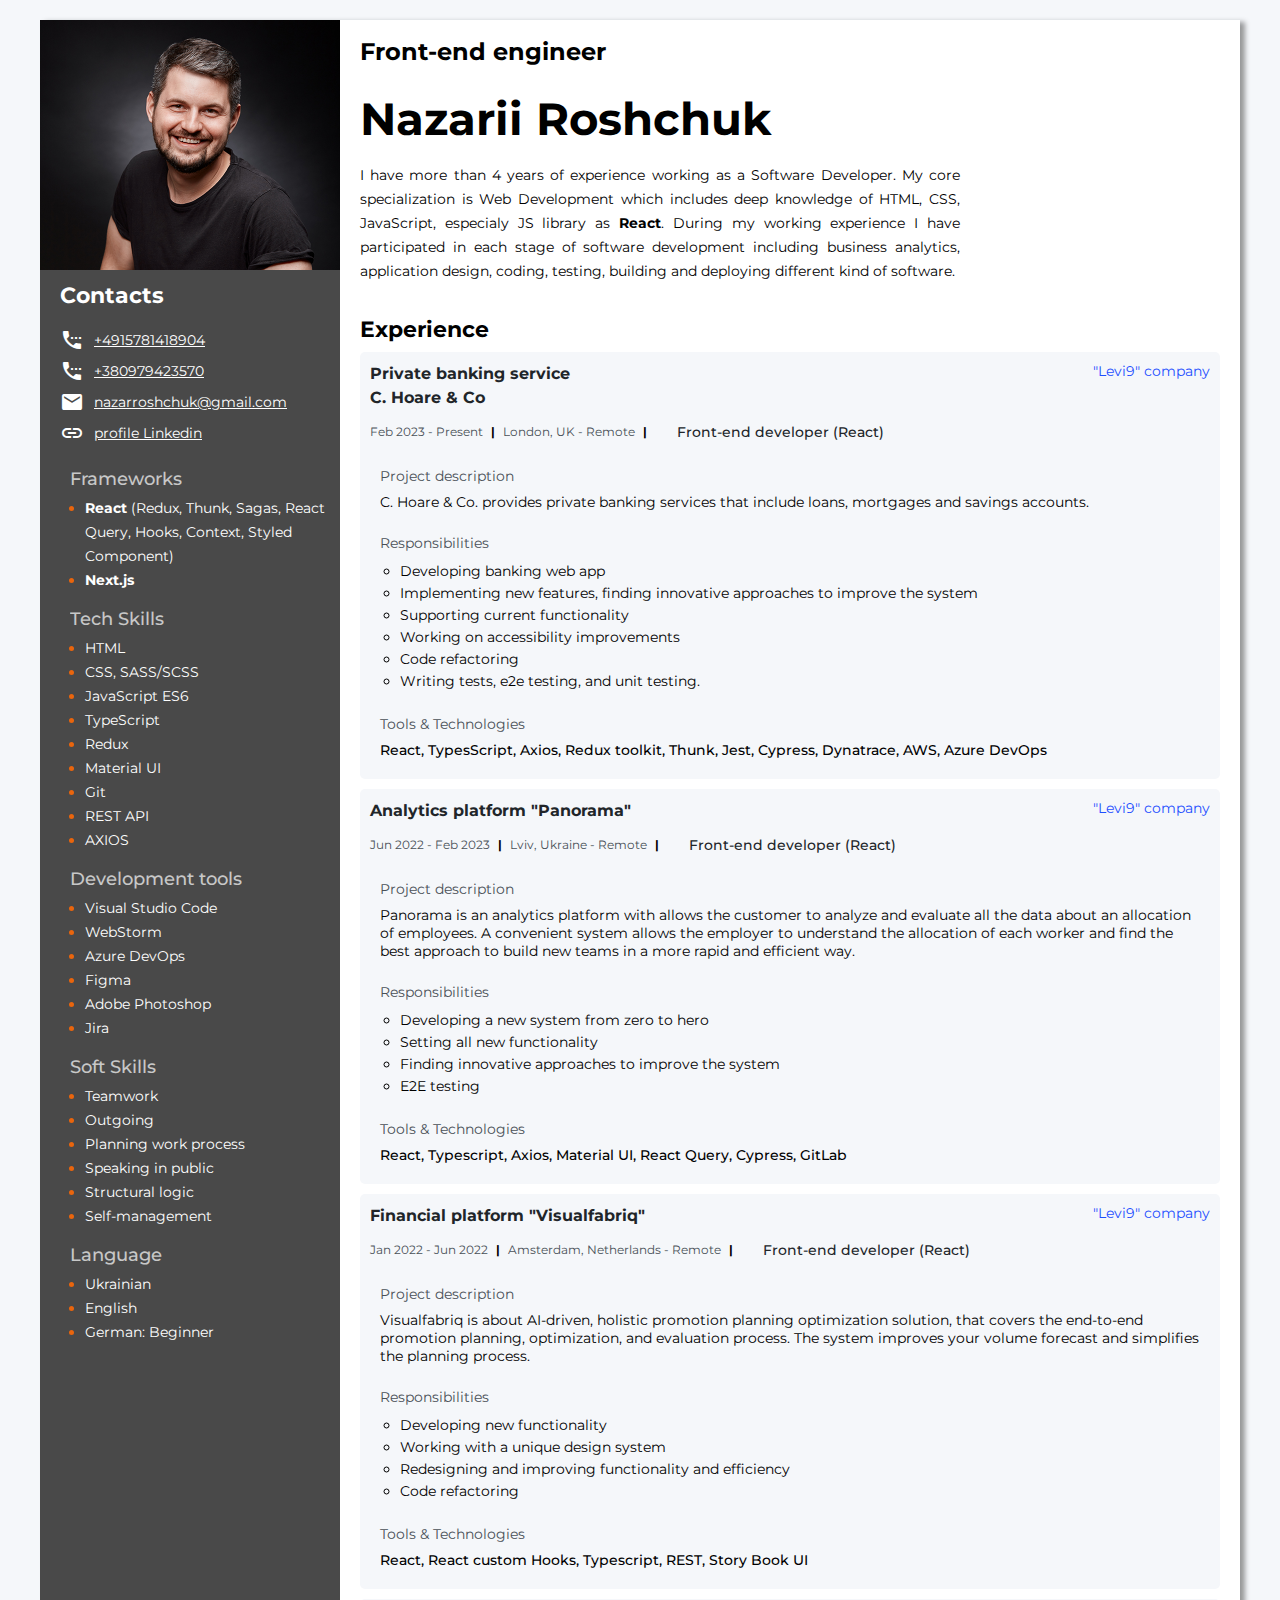
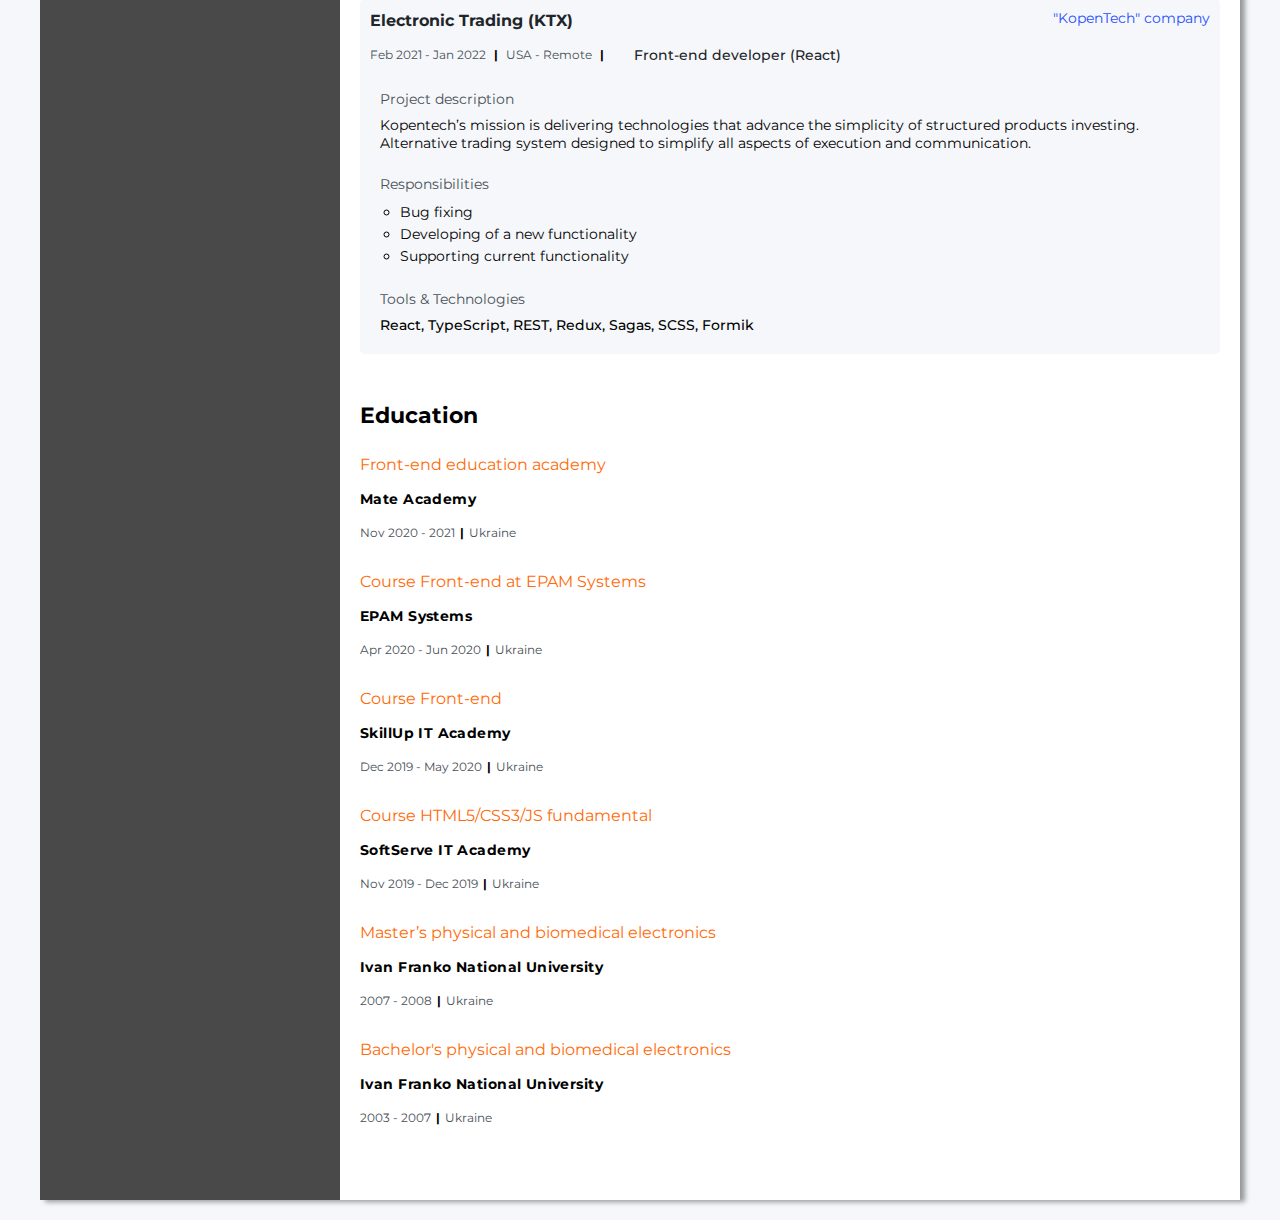
<file: index.html>
<!DOCTYPE html>
<html lang="en">

<head>
   <meta charset="UTF-8">
    <meta name="viewport" content="width=device-width, initial-scale=1.0">
    <title>Nazar_Roshchuk_CV_Front-end_developer</title>
    <link
            href="https://fonts.googleapis.com/css2?family=Montserrat:ital,wght@0,100;0,200;0,300;0,400;0,500;0,600;0,700;0,800;0,900;1,100;1,200;1,300;1,400;1,500;1,600;1,700;1,800;1,900&display=swap"
            rel="stylesheet"
    >
    <link rel="stylesheet" href="material-icons/material-icons.css">
    <link rel="stylesheet" href="style/style.css">

</head>

<body>
    <!-- main container-->
    <div class="wrapper">
        <aside class="asidebar">
            <img class="my-photo" src="img/my_avatar.jpg" alt="portrait photo">
            <!--contacts container-->
            <div class="contacts-container">
                <h3 class="contacts-title">Contacts</h3>
                <div>
                  <span class="contacts-link-name">
                    <span class="material-icons">settings_phone</span>
                  </span>
                    <a class="contact-link" href="tel:+4915781418904">
                        +4915781418904
                    </a>
                </div>
                <div>
                  <span class="contacts-link-name">
                    <span class="material-icons">settings_phone</span>
                  </span>
                    <a class="contact-link" href="tel:+380979423570">
                        +380979423570
                    </a>
                </div>
                <div>
                  <span class="contacts-link-name">
                    <span class="material-icons">markunread</span>
                  </span>
                    <a class="contact-link" href="mailto:nazarroshchul@gmail.com">
                        nazarroshchuk@gmail.com
                    </a>
                </div>
                <div>
              <span class="contacts-link-name">
                <span class="material-icons">insert_link</span>
              </span>
                    <a class="contact-link" href="https://www.linkedin.com/in/nazar-roshchuk-94701158/">profile Linkedin
                    </a>
                </div>
            </div>
            <!--Frameworks container-->
            <div class="soft-skills-container">
                <h3 class="soft-skills-title">Frameworks</h3>
                <ul>
                    <li class="soft-skills-item">
                        <span><strong>React</strong> (Redux, Thunk, Sagas, React Query, Hooks, Context, Styled Component)</span>
                    </li>
                    </li>
                </ul>
                <ul>
                    <li class="soft-skills-item">
                        <span><strong>Next.js</strong></span>
                    </li>
                    </li>
                </ul>
            </div>
            <!--Tech skills container-->
            <div class="tech-skills-container">
                <h3 class="tech-skills-title">Tech Skills</h3>
                <ul>
                    <li class="tech-skills-item">
                        <span>HTML</span>
                    </li>
                    <li class="tech-skills-item">
                        <span>CSS, SASS/SCSS</span>
                    </li>
                    <li class="tech-skills-item">
                        <span>JavaScript ES6</span>
                    </li>
                    <li class="tech-skills-item">
                        <span>TypeScript</span>
                    </li>
                    <li class="tech-skills-item">
                        <span>Redux</span>
                    </li>
                    <li class="tech-skills-item">
                        <span>Material UI</span>
                    </li>
                    <li class="tech-skills-item">
                        <span>Git</span>
                    </li>

                    <li class="tech-skills-item">
                        <span>REST API</span>
                    </li>
                    <li class="tech-skills-item">
                        <span>AXIOS</span>
                    </li>
                </ul>
            </div>
            <!--Other Programs-->
            <div class="tech-skills-container">
                <h3 class="tech-skills-title">Development tools</h3>
                <ul>
                    <li class="tech-skills-item">
                        <span>Visual Studio Code</span>
                    </li>
                    <li class="tech-skills-item">
                        <span>WebStorm</span>
                    </li>
                    <li class="tech-skills-item">
                        <span>Azure DevOps</span>
                    </li>
                    <li class="tech-skills-item">
                        <span>Figma</span>
                    </li>
                    <li class="tech-skills-item">
                        <span>Adobe Photoshop</span>
                    </li>
                    <li class="tech-skills-item">
                        <span>Jira</span>
                    </li>
                </ul>
            </div>
            <!--Soft Skills-->
            <div class="soft-skills-container">
                <h3 class="soft-skills-title">Soft Skills</h3>
                <ul>
                    <li class="soft-skills-item">
                        <span>Teamwork</span>
                    </li>
                    <li class="soft-skills-item">
                        <span>Outgoing</span>
                    </li>
                    <li class="soft-skills-item">
                        <span>Planning work process</span>
                    </li>
                    <li class="soft-skills-item">
                        <span>Speaking in public</span>
                    </li>
                    <li class="soft-skills-item">
                        <span>Structural logic</span>
                    </li>
                    <li class="soft-skills-item">
                        <span>Self-management</span>
                    </li>
                </ul>
            </div>
            <!--Language-->
            <div class="soft-skills-container">
                <h3 class="soft-skills-title">Language</h3>
                <ul>
                    <li class="soft-skills-item">
                        <span>Ukrainian</span>
                    </li>
                    <li class="soft-skills-item">
                        <span>English</span>
                    </li>
                    <li class="soft-skills-item">
                        <span>German: Beginner</span>
                    </li>
                </ul>
            </div>
        </aside>

        <!-- about me-->
        <div class="about-me-container">
            <!-- about me main info-->
            <div class="about-me-title">
                <h2 class="profession">Front-end engineer</h2>
                <h1 class="name">Nazarii Roshchuk</h1>
                <p class="description">
                    I have more than 4 years of experience working as a Software Developer.
                    My core specialization is Web Development which includes deep knowledge of HTML, CSS, JavaScript,
                    especialy JS library as <strong>React</strong>. During my working experience I have participated in each
                    stage of
                    software development including business analytics, application design, coding, testing, building and
                    deploying different kind of software.
                </p>
            </div>

            <!--work experiens-->
            <div class="work-container">
                <h3 class="work-title">Experience</h3>
                <!--company C. Hoare & Co-->
                <div class="profession-container">
                    <div class="profession-container__row">
                        <h4 class="profession-title position-title">
                            Private banking service<br>
                            C. Hoare & Co
                        </h4>
                        <div class="profession-description company">
                            "Levi9" company
                        </div>
                    </div>

                    <div class="profession-container__row flex-start">
                        <div class="profession-description">
                            <span class="profession-time">
                                Feb 2023 - Present
                                <span>|</span>
                                London, UK - Remote
                                <span>|</span>
                            </span>
                        </div>
                        <div class="profession-title project-title">
                            Front-end developer (React)
                        </div>
                    </div>

                    <div class="profession-container-item">
                        <h4 class="profession-title">
                            Project description
                        </h4>
                        <div class="profession-description">
                            C. Hoare & Co. provides private banking services that include loans,
                            mortgages and savings accounts.
                        </div>
                    </div>

                    <div class="profession-container-item">
                        <h4 class="profession-title">
                            Responsibilities
                        </h4>
                        <div class="profession-description">
                            <ul class="responsibilities-list">
                                <li>
                                    Developing banking web app
                                </li>
                                <li>
                                    Implementing new features,
                                    finding innovative approaches to improve the
                                    system
                                </li>
                                <li>
                                    Supporting current functionality
                                </li>
                                <li>
                                    Working on accessibility improvements
                                </li>
                                <li>
                                    Code refactoring
                                </li>
                                <li>
                                    Writing tests, e2e testing, and unit testing.
                                </li>
                            </ul>
                        </div>
                    </div>

                    <div class="profession-container-item">
                        <h4 class="profession-title">
                            Tools & Technologies
                        </h4>
                        <div class="profession-description tools">
                            React, TypesScript, Axios, Redux toolkit, Thunk, Jest, Cypress, Dynatrace, AWS, Azure DevOps
                        </div>
                    </div>
                </div>
                <!-- Company Panorama-->
                <div class="profession-container">
                    <div class="profession-container__row">
                        <h4 class="profession-title position-title">
                            Analytics platform "Panorama"
                        </h4>
                        <div class="profession-description company">
                            "Levi9" company
                        </div>
                    </div>

                    <div class="profession-container__row flex-start">
                        <div class="profession-description">
                            <span class="profession-time">
                                Jun 2022 - Feb 2023
                                <span>|</span>
                                Lviv, Ukraine - Remote
                                <span>|</span>
                            </span>
                        </div>
                        <div class="profession-title project-title">
                            Front-end developer (React)
                        </div>
                    </div>

                    <div class="profession-container-item">
                        <h4 class="profession-title">
                            Project description
                        </h4>
                        <div class="profession-description">
                            Panorama is an analytics platform with allows the customer to
                            analyze and evaluate all the data about an allocation of
                            employees. A convenient system allows the employer to
                            understand the allocation of each worker and find the best
                            approach to build new teams in a more rapid and efficient
                            way.
                        </div>
                    </div>

                    <div class="profession-container-item">
                        <h4 class="profession-title">
                            Responsibilities
                        </h4>
                        <div class="profession-description">
                            <ul class="responsibilities-list">
                                <li>
                                    Developing a new system from zero to hero
                                </li>
                                <li>
                                    Setting all new functionality
                                </li>
                                <li>
                                    Finding innovative approaches to improve the
                                    system
                                </li>
                                <li>
                                    E2E testing
                                </li>
                            </ul>
                        </div>
                    </div>

                    <div class="profession-container-item">
                        <h4 class="profession-title">
                            Tools & Technologies
                        </h4>
                        <div class="profession-description tools">
                            React, Typescript, Axios, Material UI, React Query, Cypress, GitLab
                        </div>
                    </div>
                </div>
                <!-- Company Visualfabriq-->
                <div class="profession-container">
                    <div class="profession-container__row">
                        <h4 class="profession-title position-title">
                            Financial platform "Visualfabriq"
                        </h4>
                        <div class="profession-description company">
                            "Levi9" company
                        </div>
                    </div>

                    <div class="profession-container__row flex-start">
                        <div class="profession-description">
                            <span class="profession-time">
                                Jan 2022 - Jun 2022
                                <span>|</span>
                                Amsterdam, Netherlands - Remote
                                <span>|</span>
                            </span>
                        </div>
                        <div class="profession-title project-title">
                            Front-end developer (React)
                        </div>
                    </div>

                    <div class="profession-container-item">
                        <h4 class="profession-title">
                            Project description
                        </h4>
                        <div class="profession-description">
                            Visualfabriq is about AI-driven, holistic promotion planning optimization
                            solution, that covers the end-to-end promotion planning, optimization,
                            and evaluation process. The system improves your volume forecast and
                            simplifies the planning process.
                        </div>
                    </div>

                    <div class="profession-container-item">
                        <h4 class="profession-title">
                            Responsibilities
                        </h4>
                        <div class="profession-description">
                            <ul class="responsibilities-list">
                                <li>
                                    Developing new functionality
                                </li>
                                <li>
                                    Working with a unique design
                                    system
                                </li>
                                <li>
                                    Redesigning and improving functionality and efficiency
                                </li>
                                <li>
                                    Code refactoring
                                </li>
                            </ul>
                        </div>
                    </div>

                    <div class="profession-container-item">
                        <h4 class="profession-title">
                            Tools & Technologies
                        </h4>
                        <div class="profession-description tools">
                            React, React custom Hooks, Typescript, REST, Story Book UI
                        </div>
                    </div>
                </div>
                <!-- Company kopentech-->
                <div class="profession-container">
                    <div class="profession-container__row">
                        <h4 class="profession-title position-title">
                            Electronic Trading (KTX)
                        </h4>
                        <div class="profession-description company">
                            "KopenTech" company
                        </div>
                    </div>

                    <div class="profession-container__row flex-start">
                        <div class="profession-description">
                            <span class="profession-time">
                                Feb 2021 - Jan 2022
                                <span>|</span>
                                USA - Remote
                                <span>|</span>
                            </span>
                        </div>
                        <div class="profession-title project-title">
                            Front-end developer (React)
                        </div>
                    </div>

                    <div class="profession-container-item">
                        <h4 class="profession-title">
                            Project description
                        </h4>
                        <div class="profession-description">
                            Kopentech’s mission is delivering technologies that advance
                            the simplicity of structured products investing. Alternative trading
                            system designed to simplify all aspects of execution and
                            communication.
                        </div>
                    </div>

                    <div class="profession-container-item">
                        <h4 class="profession-title">
                            Responsibilities
                        </h4>
                        <div class="profession-description">
                            <ul class="responsibilities-list">
                                <li>
                                    Bug fixing
                                </li>
                                <li>
                                    Developing of a new functionality
                                </li>
                                <li>
                                    Supporting current functionality
                                </li>
                            </ul>
                        </div>
                    </div>

                    <div class="profession-container-item">
                        <h4 class="profession-title">
                            Tools & Technologies
                        </h4>
                        <div class="profession-description tools">
                            React, TypeScript, REST, Redux, Sagas, SCSS, Formik
                        </div>
                    </div>
                </div>
            </div>

            <!--Education-->
            <div class="education">
                <h3 class="education-title">Education</h3>
                <div class="education-container">
                    <h4 class="education-university ">Front-end education academy</h4>
                    <p>Mate Academy</p>
                    <span class="profession-time">Nov 2020 - 2021<span>|</span>Ukraine</span>
                </div>
                <div class="education-container">
                    <h4 class="education-university ">Course Front-end at EPAM Systems</h4>
                    <p>EPAM Systems</p>
                    <span class="profession-time">Apr 2020 - Jun 2020<span>|</span>Ukraine</span>
                </div>
                <div class="education-container">
                    <h4 class="education-university ">Course Front-end</h4>
                    <p>SkillUp IT Academy</p>
                    <span class="profession-time">Dec 2019 - May 2020<span>|</span>Ukraine</span>
                </div>
                <div class="education-container">
                    <h4 class="education-university ">Course HTML5/CSS3/JS fundamental</h4>
                    <p>SoftServe IT Academy</p>
                    <span class="profession-time">Nov 2019 - Dec 2019<span>|</span>Ukraine</span>
                </div>
                <div class="education-container">
                    <h4 class="education-university ">Master’s physical and biomedical electronics</h4>
                    <p>Ivan Franko National University</p>
                    <span class="profession-time">2007 - 2008<span>|</span>Ukraine</span>
                </div>
                <div class="education-container">
                    <h4 class="education-university ">Bachelor's physical and biomedical electronics</h4>
                    <p>Ivan Franko National University </p>
                    <span class="profession-time">2003 - 2007<span>|</span>Ukraine</span>
                </div>
            </div>
        </div>
    </div>
</body>

</html>
</file>
<file: material-icons/material-icons.css>
@font-face {
  font-family: 'Material Icons';
  font-style: normal;
  font-weight: 400;
  src: url(MaterialIcons-Regular.eot); /* For IE6-8 */
  src: local('Material Icons'),
       local('MaterialIcons-Regular'),
       url(MaterialIcons-Regular.woff2) format('woff2'),
       url(MaterialIcons-Regular.woff) format('woff'),
       url(MaterialIcons-Regular.ttf) format('truetype');
}

.material-icons {
  font-family: 'Material Icons';
  font-weight: normal;
  font-style: normal;
  font-size: 24px;  /* Preferred icon size */
  display: inline-block;
  line-height: 1;
  text-transform: none;
  letter-spacing: normal;
  word-wrap: normal;
  white-space: nowrap;
  direction: ltr;

  /* Support for all WebKit browsers. */
  -webkit-font-smoothing: antialiased;
  /* Support for Safari and Chrome. */
  text-rendering: optimizeLegibility;

  /* Support for Firefox. */
  -moz-osx-font-smoothing: grayscale;

  /* Support for IE. */
  font-feature-settings: 'liga';
}
</file>
<file: style/style.css>
* {
    padding: 0;
    margin: 0;
    box-sizing: border-box;
}

body {
    background-color: #f5f7fa;
    padding: 20px;
    margin: 0;
    font-family: 'Montserrat', sans-serif;
    font-size: 14px;
}

.wrapper {
    max-width: 1200px;
    margin: 0 auto;
    background-color: #fff;
    box-shadow: 5px 2px 5px #979899;
    display: flex;
    /* flex-wrap: wrap; */
}

.asidebar {
    background-color: rgba(55, 55, 55, 0.91);
    width: 300px;
}

.asidebar .my-photo {
    width: 300px;
}

.contacts-container {
    margin: 10px 20px 0 20px;
    color: #fff;
}

.contacts-container div {
    display: flex;
    justify-content: start;
    align-content: center;
}

.contacts-title {
    font-size: 22px;
    font-weight: 700;
    line-height: 24px;
    margin-bottom: 20px;
}

.contacts-link-name {
    font-weight: 700;
    font-size: 14px;
    line-height: 24px;
    margin-right: 10px;
}

.contact-link {
    font-size: 14px;
    font-weight: 400;
    line-height: 24px;
    color: #fff;
    transition: all .5s;
}

.contact-link:hover {
    font-size: 14.5px;
    font-weight: 500;
    line-height: 24px;
    color: #fff;
}

.tech-skills-container,
.soft-skills-container {
    margin: 15px 0 0 30px;
    color: #fff;
}

.tech-skills-title,
.soft-skills-title {
    font-size: 18px;
    font-weight: 500;
    line-height: 24px;
    margin-bottom: 5px;
    opacity: .7;
}

.tech-skills-item,
.soft-skills-item {
    margin-left: 15px;
    color: #e9650d;
    font-size: 14px;
    font-weight: 400;
    line-height: 24px;
}

.tech-skills-container .tech-skills-item span,
.soft-skills-container .soft-skills-item span {
    color: #fff;
}

.tech-devskills-container {
    font-size: 16px;
}

.about-me-container {
    padding: 20px 20px 50px 20px;
}

.about-me-title h2 {
    font-size: 24px;
}

.about-me-title h4 {
    font-style: italic;
}

.profession {
    font-size: 14px;
    font-weight: 700;
    line-height: 24px;
    margin-bottom: 10px;
}

.profession-title.project-title {
    color: var(--black);
    font-weight: 500;
}

.profession-container {
    padding: 10px;
    display: flex;
    justify-content: space-between;
    flex-direction: column;
    background: #f5f7fa;
    margin-bottom: 10px;
    border-radius: 5px;
}

.profession-container__row {
    display: flex;
    justify-content: space-between;
    align-items: flex-start;
    gap: 25px;
    padding-bottom: 5px;
}

.profession-container-item {
    padding: 10px;
    display: flex;
    justify-content: space-between;
    flex-direction: column;
    background: #f5f7fa;
    border-radius: 5px;
}

.flex-start {
    justify-content: flex-start;
}

.profession-title {
    padding: 0 0 5px 0;
    margin: 0;
    display: flex;
    flex-direction: column;
    align-items: flex-start;
    min-width: 250px;
    font-size: 14px;
    font-weight: 400;
    line-height: 24px;
    color: var(--light-gray);
}

.profession-title.position-title {
    font-weight: bold;
    color: var(--black);
    font-size: 16px;
}

.responsibilities-list {
    padding-left: 20px;
    list-style: circle;
    line-height: 22px;
}

.company {
    color: #1e4fff;
}

.tools {
    font-weight: 500;
}

.name {
    font-size: 45px;
    font-weight: 700;
    line-height: 89px;
}

.description {
    font-size: 14px;
    font-weight: 400;
    line-height: 24px;
    text-align: justify;
}

.about-me-title {
    margin-bottom: 35px;
    max-width: 600px;
}

.progects-title {
    margin-top: 60px;
}

.progects-title,
.work-title {
    font-size: 22px;
    font-weight: 700;
    line-height: 24px;
    margin-bottom: 10px;
}

.progect-list {
    list-style-type: decimal;
}

.progects-cotntainer {
    margin-bottom: 55px;
}

.progects-cotntainer li {
    display: flex;
    flex-wrap: wrap;
    justify-content: space-between;
    font-weight: 700;
    margin-left: 20px;
}

.tach-right,
.progects-cotntainer a {
    display: inline-block;
}

.tach-right {
    margin-left: 40px;

}

.progects-cotntainer a {
    margin-right: 15px;
    color: #595959;
    font-size: 14px;
    font-weight: 400;
    line-height: 24px;
    transition: all .5s;
}

.progects-cotntainer a:hover {
    color: #e9650d;
}

.technologi {
    color: #595959;
    font-size: 14px;
    font-weight: 400;
    line-height: 24px;
}

/* .dots {
    color: #bebebe;
    font-weight: 100;
} */

.professional-company {
    color: #e9650d;
    font-weight: 400;
}

.profession-time {
    color: var(--light-gray);
    font-size: 12px;
    font-weight: 400;
    line-height: 24px;
}

.profession-time span {
    font-weight: 700;
    margin: 0 5px 0 5px;
    color: #000;
}

.professional-duties {
    margin-top: 14px;
    margin-bottom: 30px;
}

.professional-duties li {
    color: #595959;
    font-size: 14px;
    font-weight: 400;
    line-height: 24px;
}

.professional-items {
    margin-left: 15px;
}

.education-container {
    margin: 25px 0 20px 0;
}

.education-title {
    margin-top: 50px;
    font-weight: 700;
    font-size: 22px;
    line-height: 24px;
    text-align: left;
    color: #000;
}

.education-university {
    font-weight: 400;
    font-size: 16px;
    line-height: 24px;
    color: #ff6b08;
    padding-bottom: 10px;
}

.education p {
    font-weight: 700;
    font-size: 14px;
    letter-spacing: 0.03em;
    line-height: 24px;
    color: #000;
    padding-bottom: 10px;
}

.progects-cotntainer {
    margin-bottom: 30px;
}

.licenses-sertifacarions ul li {
    font-weight: bold;
}

.licenses-sertifacarions ul li dl {
    font-weight: normal;
}

.licenses-sertifacarions ul li a {
    font-weight: bold;
    color: #595959;
}

.gray {
    color: var(--gray);
}

.project {
    color: var(--black);
}

:root {
    --background-color: #f5f7fa;
    --black: #212529;
    --gray: #343A40;
    --light-gray: #495057;
}


@media print {

    .about-me-title {
        margin: 0;
    }
    .contacts-container {
        margin-top: 5px;
    }

    .tech-skills-container {
        margin-top: 0;
    }

    .soft-skills-container {
        margin-top: 0;
    }

    .asidebar {
        width: 300px;
    }

    .asidebar img {
        width: 300px;
    }

    .about-me-container {
        padding: 20px 30px 0px 30px;
    }

    .tech-skills-container, .soft-skills-container {
        margin: 15px 0px 0 15px;
        color: #fff;
    }

    .education-title {
        padding-top: 0;
    }

    .education {
        padding-top: 0;
    }

    .work-title {
        margin-top: 100px;
    }
}
</file>
